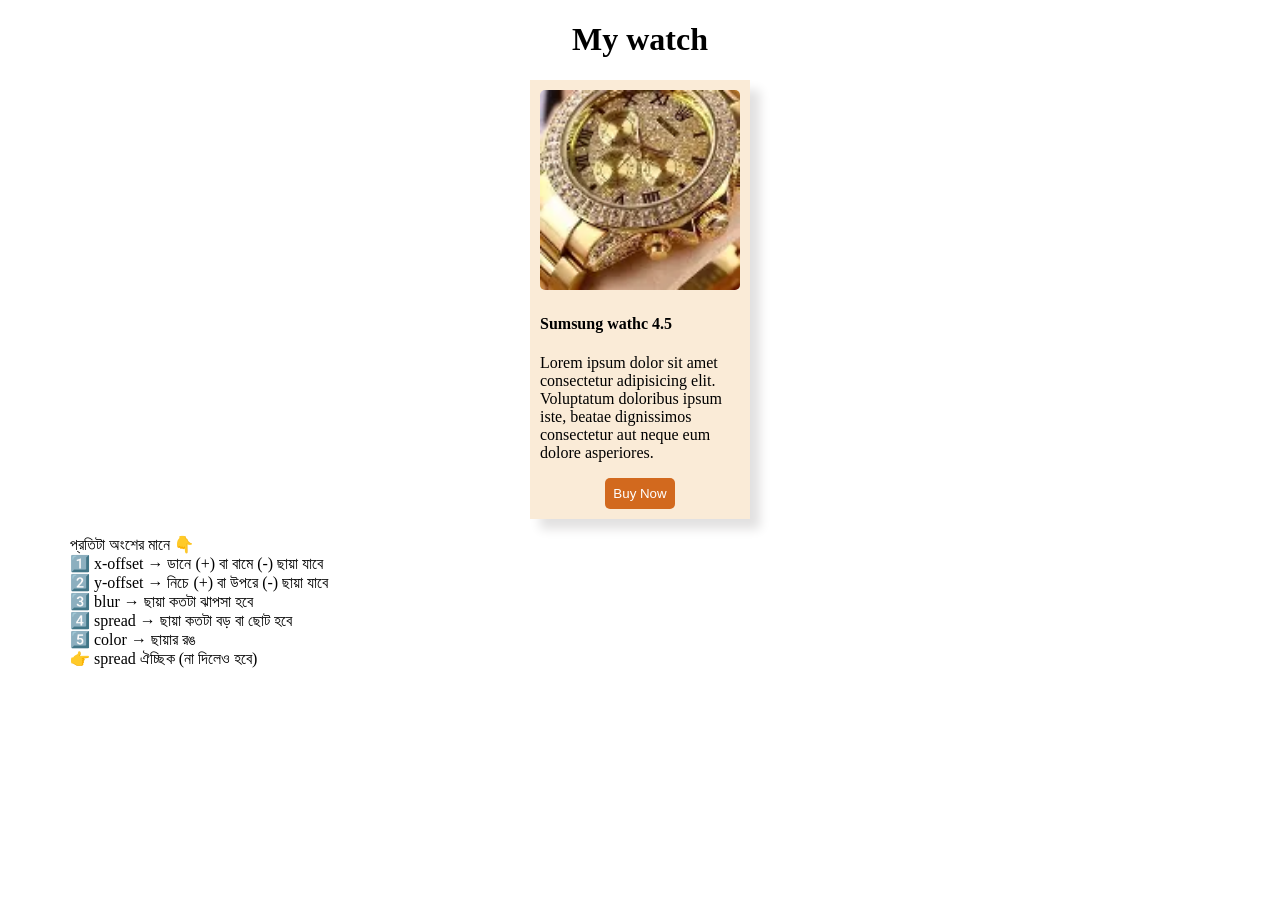
<file: card.html>
<!DOCTYPE html>
<html lang="en">
<head>
    <meta charset="UTF-8">
    <meta name="viewport" content="width=device-width, initial-scale=1.0">
    <title>Card's uses</title>
    <style>
        body{
            max-width: 1140px;
            margin: 0 auto;
            /* border: 1px solid red; */
        }
        .container{
            /* border: 1px solid green; */
            max-width: 200px;
            min-height: 300px;
            padding: 10px;
            background-color: antiquewhite;
            margin: 0 auto;
            box-shadow: 10px 10px 10px rgb(226, 225, 225);
            
        }
        .container:hover{
            background-color: greenyellow;
            color: black;
            font-weight: 900;
        }
        h1{
            text-align: center;
        }
        .container img {
            width: 100%;
            border-radius: 5px;
        }
        .btn-container{
            text-align: center;
        }
        .btn{
            background-color: chocolate;
            color: white;
            border: none ;
            border-radius: 5px;
            padding: 8px;
           cursor: pointer;

        }
        .btn:hover{
            color: black;
            background-color: yellow;
        }
       
    </style>
</head>
<body>
    <h1>My watch</h1>
    <div class="container">
        <img src="./assets/images/watch.webp" alt="">
        <h4>Sumsung wathc 4.5</h4>
        <p>Lorem ipsum dolor sit amet consectetur adipisicing elit. Voluptatum doloribus ipsum iste, beatae dignissimos consectetur aut neque eum dolore asperiores.</p>
       <div class="btn-container">
         <button class="btn">Buy Now</button>
       </div>
       
    </div>
    <p>প্রতিটা অংশের মানে 👇 <br>

1️⃣ x-offset → ডানে (+) বা বামে (-) ছায়া যাবে <br>
2️⃣ y-offset → নিচে (+) বা উপরে (-) ছায়া যাবে <br>
3️⃣ blur → ছায়া কতটা ঝাপসা হবে <br>
4️⃣ spread → ছায়া কতটা বড় বা ছোট হবে <br>
5️⃣ color → ছায়ার রঙ <br>

👉 spread ঐচ্ছিক (না দিলেও হবে)<br></p>
</body>
</html>
</file>
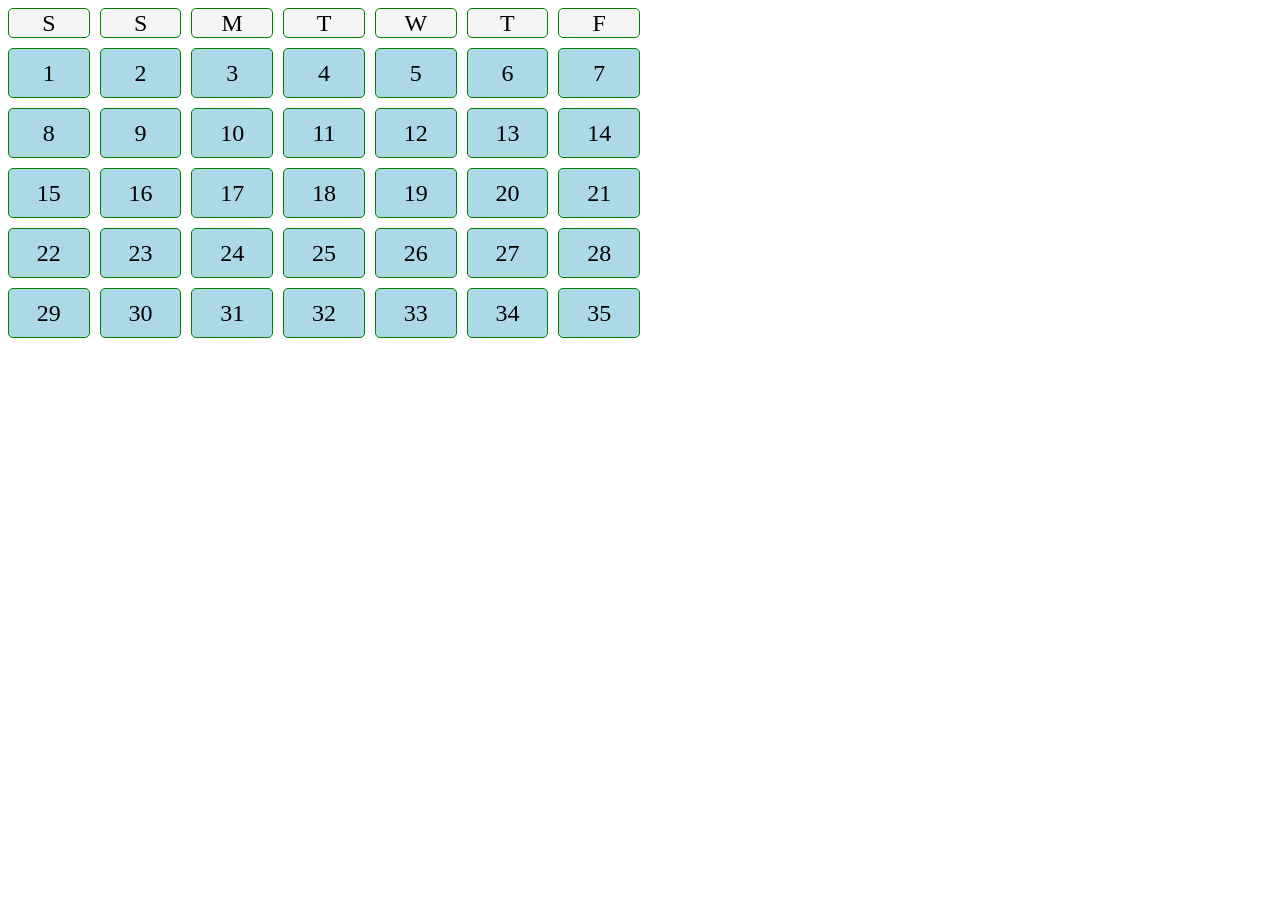
<file: module-7/calendar.html>
<!DOCTYPE html>
<html lang="en">
<head>
    <meta charset="UTF-8">
    <meta name="viewport" content="width=device-width, initial-scale=1.0">
    <title>Document</title>
    <style>
        /* body{
            display: flex;
            justify-content: center;
            align-items: center;
            width: 100%;
        } */
        .calendar{
            display: grid;
            grid-template-columns: repeat(7, 1fr);
            grid-template-rows: 30px repeat(5, 50px);
            gap: 10px;  
            max-width: 50%;
            

        }
        .date, .day{
            border: 1px solid green;
            border-radius: 5px;
            background-color: lightblue;
            font-size: 1.5rem;
            display: flex;
            justify-content: center; 
            align-items: center;
            
            
        }
        .day {
            background-color: whitesmoke;
        }
    </style>
</head>
<body>
    <div class="calendar">
        <div class="day">S</div>
        <div class="day">S</div>
        <div class="day">M</div>
        <div class="day">T</div>
        <div class="day">W</div>
        <div class="day">T</div>
        <div class="day">F</div>


        <div class="date">1</div>
        <div class="date">2</div>
        <div class="date">3</div>
        <div class="date">4</div>
        <div class="date">5</div>
        <div class="date">6</div>
        <div class="date">7</div>
        <div class="date">8</div>
        <div class="date">9</div>
        <div class="date">10</div>
        <div class="date">11</div>
        <div class="date">12</div>
        <div class="date">13</div>
        <div class="date">14</div>
        <div class="date">15</div>
        <div class="date">16</div>
        <div class="date">17</div>
        <div class="date">18</div>
        <div class="date">19</div>
        <div class="date">20</div>
        <div class="date">21</div>
        <div class="date">22</div>
        <div class="date">23</div>
        <div class="date">24</div>
        <div class="date">25</div>
        <div class="date">26</div>
        <div class="date">27</div>
        <div class="date">28</div>
        <div class="date">29</div>
        <div class="date">30</div>
        <div class="date">31</div>
        <div class="date">32</div>
        <div class="date">33</div>
        <div class="date">34</div>
        <div class="date">35</div>
    </div>
</body>
</html>
</file>
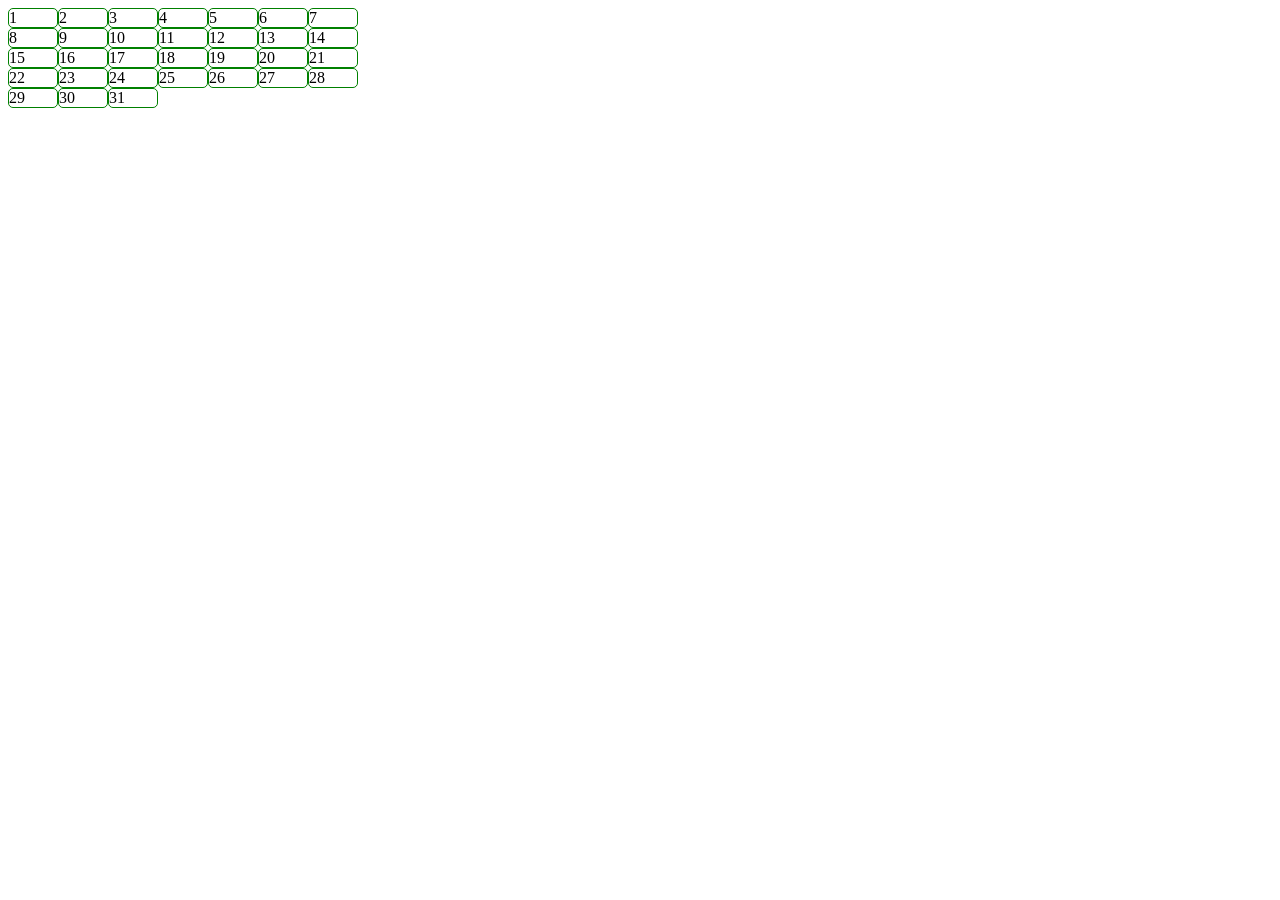
<file: module-7/grid.html>
<!DOCTYPE html>
<html lang="en">
<head>
    <meta charset="UTF-8">
    <meta name="viewport" content="width=device-width, initial-scale=1.0">
    <title>calender</title>
    <style>
        .container {
            width: 1600px;
            display: grid;
            /* practice-notes */
            /* grid-template-columns: 200px 200px 200px 200px; */
            /* grid-template-columns: auto 100px auto 50px auto 80px; */
            grid-template-columns: repeat(7, 50px);
            /* grid-template-columns: 100px 300px repeat(7, 50px) 200px;  */
            /* grid-template-columns: 1fr 2fr 1fr; 3 column hobe, 1m column za pabe 2y vag er ceye 2 digun pabe.last vag */
           

            /* grid-column-gap: 10px; prottek column er mahe gap*/
            /* grid-row-gap: 10px; prottek row er majhe gap*/
            /* gap: 10px;  row and column uvoy dike gap*/
            /* grid-gap: 10px 10px; row and column uvoy dikei gap*/

            /* grid-template-rows: repeat(31, 50px); 31 ta row er uccona 50px kore hobe*/
            /* grid-template-rows: repeat(7, 50px); shudhu 1st 7 ta row er uccota hobe 50px , bakigulute kichui hobe na.  */
        }
        .date {
            border: 1px solid green;
            border-radius: 5px;
        }
        /* .notes {
            text-align: center;
        } */
    </style>
</head>
<body class="container">
   <!-- 1)  grid 2d flex 1d
   2) grid ekta init command . erpore command diye diye kaj sajate hy. -->
  
   <div class="date">1</div>
   <div class="date">2</div>
   <div class="date">3</div>
   <div class="date">4</div>
   <div class="date">5</div>
   <div class="date">6</div>
   <div class="date">7</div>
   <div class="date">8</div>
   <div class="date">9</div>
   <div class="date">10</div>
   <div class="date">11</div>
   <div class="date">12</div>
   <div class="date">13</div>
   <div class="date">14</div>
   <div class="date">15</div>
   <div class="date">16</div>
   <div class="date">17</div>
   <div class="date">18</div>
   <div class="date">19</div>
   <div class="date">20</div>
   <div class="date">21</div>
   <div class="date">22</div>
   <div class="date">23</div>
   <div class="date">24</div>
   <div class="date">25</div>
   <div class="date">26</div>
   <div class="date">27</div>
   <div class="date">28</div>
   <div class="date">29</div>
   <div class="date">30</div>
   <div class="date">31</div>

   <!-- <div class="notes">
    <p>
                     /* practice-notes */
            /* grid-template-columns: 200px 200px 200px 200px;   4 ta column, sokoler porimap 200px*/
            /* grid-template-columns: auto 100px auto 50px auto 80px;  2nd column 100px, 4th column 50px, 6th column 80px, ei 3tar jayga neyar pore baki za thakbe sob baki vagavagi kore niye nibe 1st, 3rd and 5th column.*/
            /* grid-template-columns: repeat(7, 50px); 7 ta column create kora, sokol column 50px */
            /* grid-template-columns: 100px 300px repeat(7, 50px) 200px;   1st column 100px, 2nd column 300px, last column 200px */
            /* grid-template-columns: repeat(7, 1fr); 7ta column hobe. sbai soman jayga nibe. */
    </p>
   </div> -->
</body>
</html>
</file>
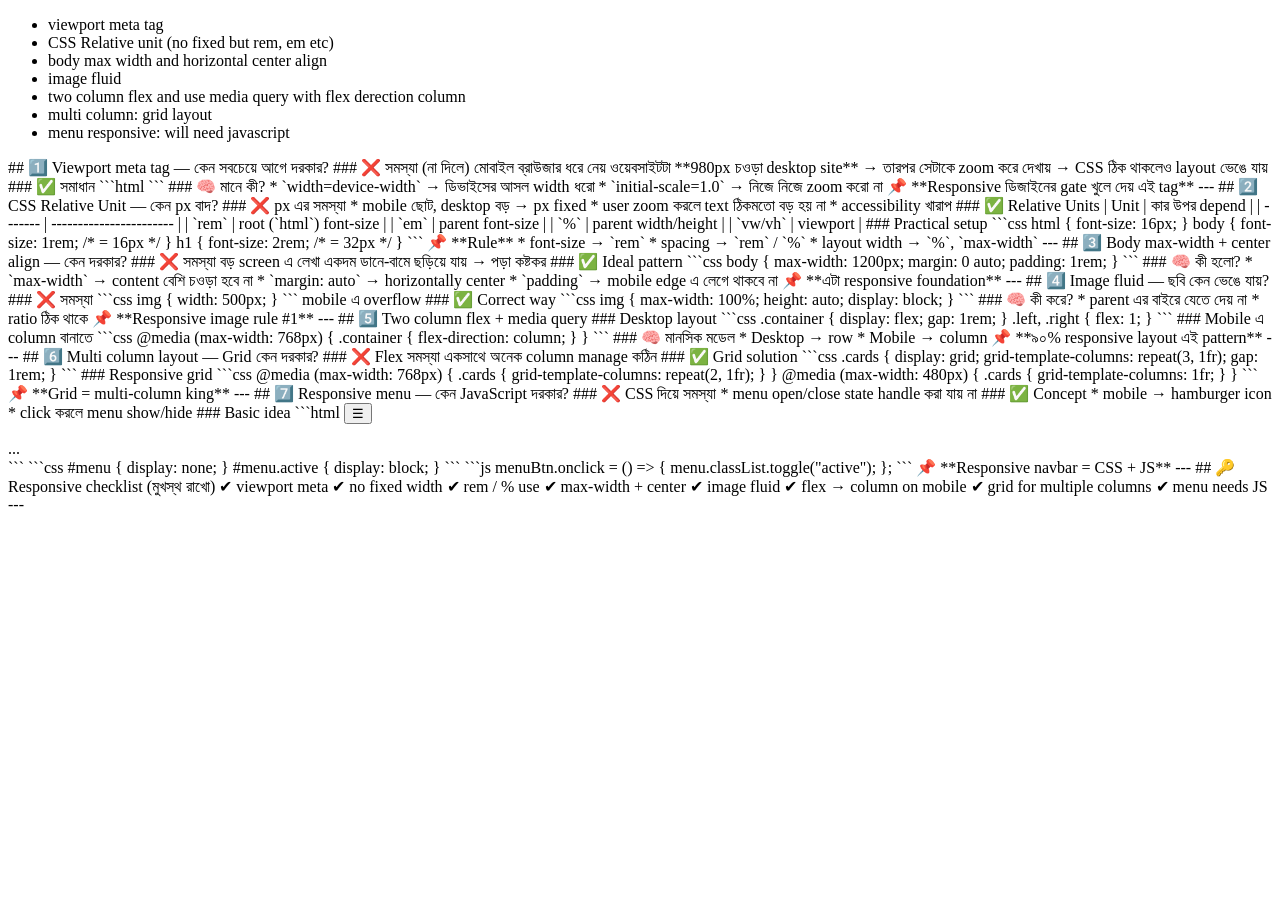
<file: module-7/seven-rolls-responsive.html>
<!DOCTYPE html>
<html lang="en">
<head>
    <meta charset="UTF-8">
    <meta name="viewport" content="width=device-width, initial-scale=1.0">
    <title>Document</title>
</head>
<body>
    <ul>
        <li>viewport meta tag</li>
        <li>CSS Relative unit (no fixed but rem, em etc)</li>
        <li>body max width and horizontal center align</li>
        <li>image fluid</li>
        <li>two column flex and use media query with flex derection column</li>
        <li>multi column: grid layout</li>
        <li>menu responsive: will need javascript</li>
    </ul>
    <p>
       
## 1️⃣ Viewport meta tag — কেন সবচেয়ে আগে দরকার?

### ❌ সমস্যা (না দিলে)

মোবাইল ব্রাউজার ধরে নেয় ওয়েবসাইটটা **980px চওড়া desktop site**
→ তারপর সেটাকে zoom করে দেখায়
→ CSS ঠিক থাকলেও layout ভেঙে যায়

### ✅ সমাধান

```html
<meta name="viewport" content="width=device-width, initial-scale=1.0">
```

### 🧠 মানে কী?

* `width=device-width` → ডিভাইসের আসল width ধরো
* `initial-scale=1.0` → নিজে নিজে zoom করো না

📌 **Responsive ডিজাইনের gate খুলে দেয় এই tag**

---

## 2️⃣ CSS Relative Unit — কেন px বাদ?

### ❌ px এর সমস্যা

* mobile ছোট, desktop বড় → px fixed
* user zoom করলে text ঠিকমতো বড় হয় না
* accessibility খারাপ

### ✅ Relative Units

| Unit    | কার উপর depend          |
| ------- | ----------------------- |
| `rem`   | root (`html`) font-size |
| `em`    | parent font-size        |
| `%`     | parent width/height     |
| `vw/vh` | viewport                |

### Practical setup

```css
html {
  font-size: 16px;
}

body {
  font-size: 1rem; /* = 16px */
}

h1 {
  font-size: 2rem; /* = 32px */
}
```

📌 **Rule**

* font-size → `rem`
* spacing → `rem` / `%`
* layout width → `%`, `max-width`

---

## 3️⃣ Body max-width + center align — কেন দরকার?

### ❌ সমস্যা

বড় screen এ লেখা একদম ডানে-বামে ছড়িয়ে যায় → পড়া কষ্টকর

### ✅ Ideal pattern

```css
body {
  max-width: 1200px;
  margin: 0 auto;
  padding: 1rem;
}
```

### 🧠 কী হলো?

* `max-width` → content বেশি চওড়া হবে না
* `margin: auto` → horizontally center
* `padding` → mobile edge এ লেগে থাকবে না

📌 **এটা responsive foundation**

---

## 4️⃣ Image fluid — ছবি কেন ভেঙে যায়?

### ❌ সমস্যা

```css
img {
  width: 500px;
}
```

mobile এ overflow

### ✅ Correct way

```css
img {
  max-width: 100%;
  height: auto;
  display: block;
}
```

### 🧠 কী করে?

* parent এর বাইরে যেতে দেয় না
* ratio ঠিক থাকে

📌 **Responsive image rule #1**

---

## 5️⃣ Two column flex + media query

### Desktop layout

```css
.container {
  display: flex;
  gap: 1rem;
}

.left, .right {
  flex: 1;
}
```

### Mobile এ column বানাতে

```css
@media (max-width: 768px) {
  .container {
    flex-direction: column;
  }
}
```

### 🧠 মানসিক মডেল

* Desktop → row
* Mobile → column

📌 **৯০% responsive layout এই pattern**

---

## 6️⃣ Multi column layout — Grid কেন দরকার?

### ❌ Flex সমস্যা

একসাথে অনেক column manage কঠিন

### ✅ Grid solution

```css
.cards {
  display: grid;
  grid-template-columns: repeat(3, 1fr);
  gap: 1rem;
}
```

### Responsive grid

```css
@media (max-width: 768px) {
  .cards {
    grid-template-columns: repeat(2, 1fr);
  }
}

@media (max-width: 480px) {
  .cards {
    grid-template-columns: 1fr;
  }
}
```

📌 **Grid = multi-column king**

---

## 7️⃣ Responsive menu — কেন JavaScript দরকার?

### ❌ CSS দিয়ে সমস্যা

* menu open/close state handle করা যায় না

### ✅ Concept

* mobile → hamburger icon
* click করলে menu show/hide

### Basic idea

```html
<button id="menuBtn">☰</button>
<nav id="menu">...</nav>
```

```css
#menu {
  display: none;
}

#menu.active {
  display: block;
}
```

```js
menuBtn.onclick = () => {
  menu.classList.toggle("active");
};
```

📌 **Responsive navbar = CSS + JS**

---

## 🔑 Responsive checklist (মুখস্থ রাখো)

✔ viewport meta
✔ no fixed width
✔ rem / % use
✔ max-width + center
✔ image fluid
✔ flex → column on mobile
✔ grid for multiple columns
✔ menu needs JS

---

    </p>
</body>
</html>
</file>
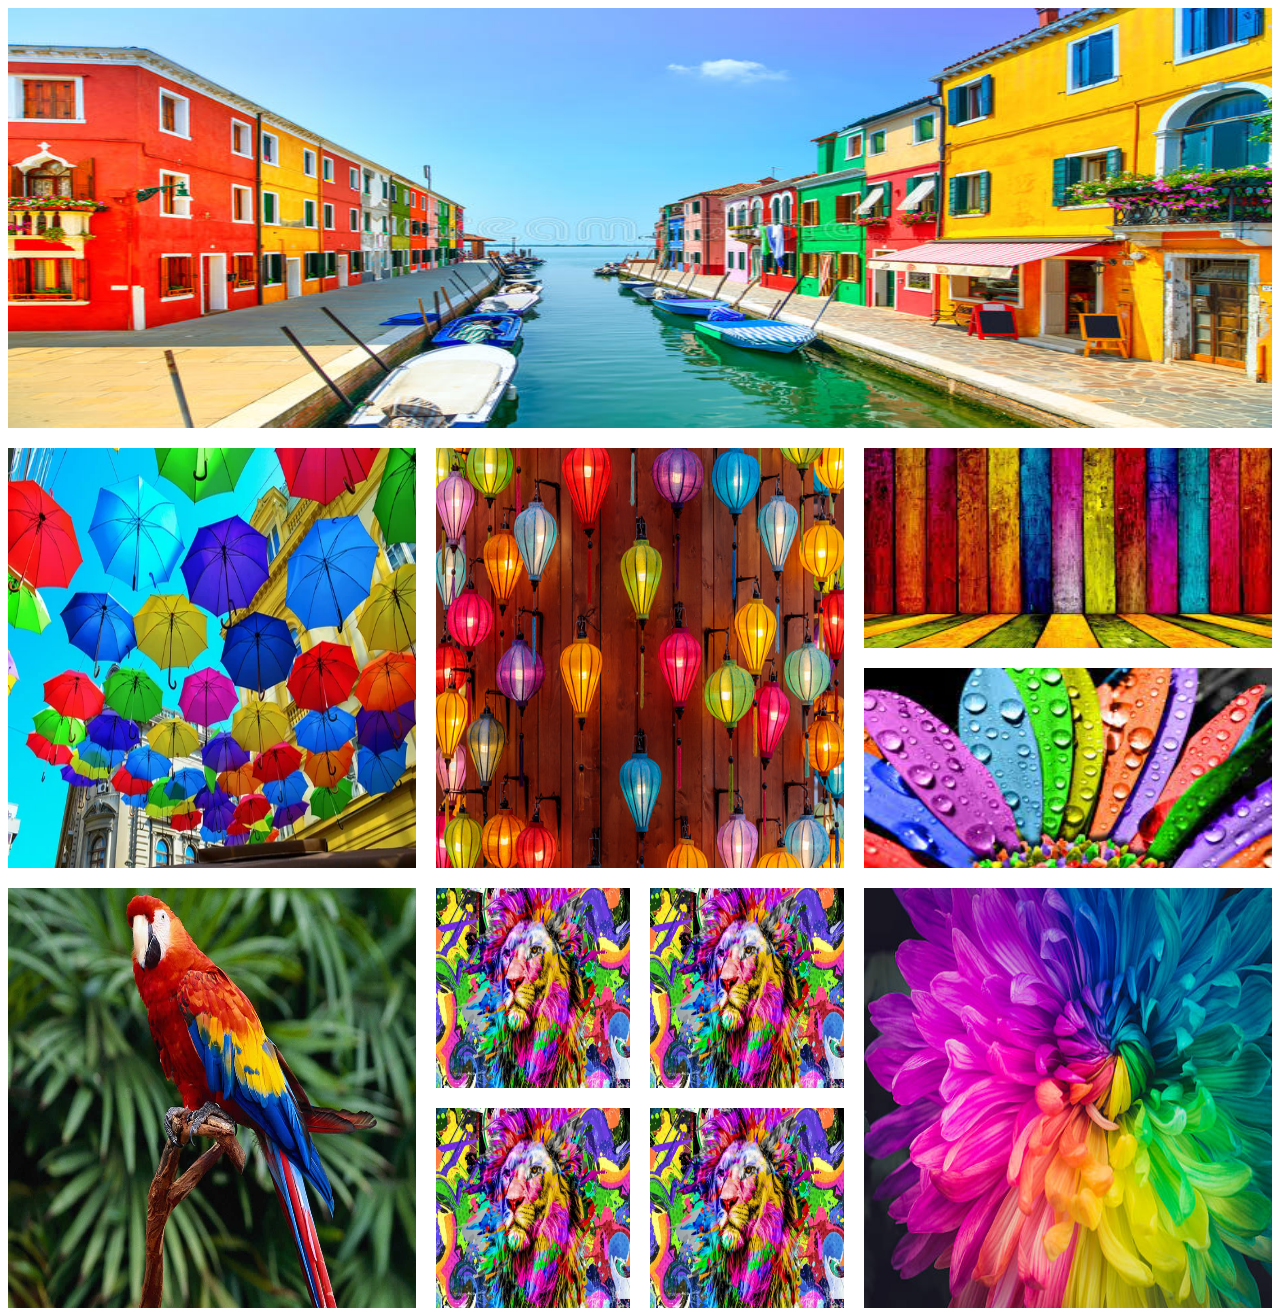
<file: module-8/8-3-gallery.html>
<!DOCTYPE html>
<html lang="en">
<head>
    <meta charset="UTF-8">
    <meta name="viewport" content="width=device-width, initial-scale=1.0">
    <title>Gallery using grid</title>
    <style>
        .container{
            display: grid;
            grid-template-columns: repeat(6, 1fr);
            grid-template-rows: repeat(6, 200px);
            gap: 20px;
        }
        .container img{
            width: 100%;
            height: 100%;
        }
        .big-layout{
            grid-column: span 6;
            grid-row: span 2;
        }
        .normal-layout{
            grid-column: span 2;
            grid-row: span 2;
        }
        .wid-layout{
            grid-column: span 2;
            grid-row: span 1;
        }
       
    </style>
   
</head>
<body>
    <div class="container">
        <div class="big-layout">
            <img src="../assets/images/responsive-layout-example/A.jpg" alt="">
        </div>
        <div class="normal-layout">
            <img src="../assets/images/responsive-layout-example/B.jpg" alt="">
        </div>
        <div  class="normal-layout">
            <img src="../assets/images/responsive-layout-example/C.jpg" alt="">
        </div>
        <div class="wid-layout">
            <img src="../assets/images/responsive-layout-example/D.jpg" alt="">
        </div>
        <div class="wid-layout">
            <img src="../assets/images/responsive-layout-example/E.jpg" alt="">
        </div>
        <div class="normal-layout">
            <img src="../assets/images/responsive-layout-example/F.jpg" alt="">
        </div>
         <div id="multi" class="image">
            <img src="../assets/images/responsive-layout-example/G.jpg" alt="">
        </div>
         <div id="multi" class="image">
            <img src="../assets/images/responsive-layout-example/G.jpg" alt="">
        </div>
      
         <div class="normal-layout">
            <img src="../assets/images/responsive-layout-example/I.jpg" alt="">
        </div>
           <div id="multi" class="image">
            <img src="../assets/images/responsive-layout-example/G.jpg" alt="">
        </div>
         <div class="image">
            <img src="../assets/images/responsive-layout-example/G.jpg" alt="">
        </div>
        
    </div>
</body>
</html>
</file>
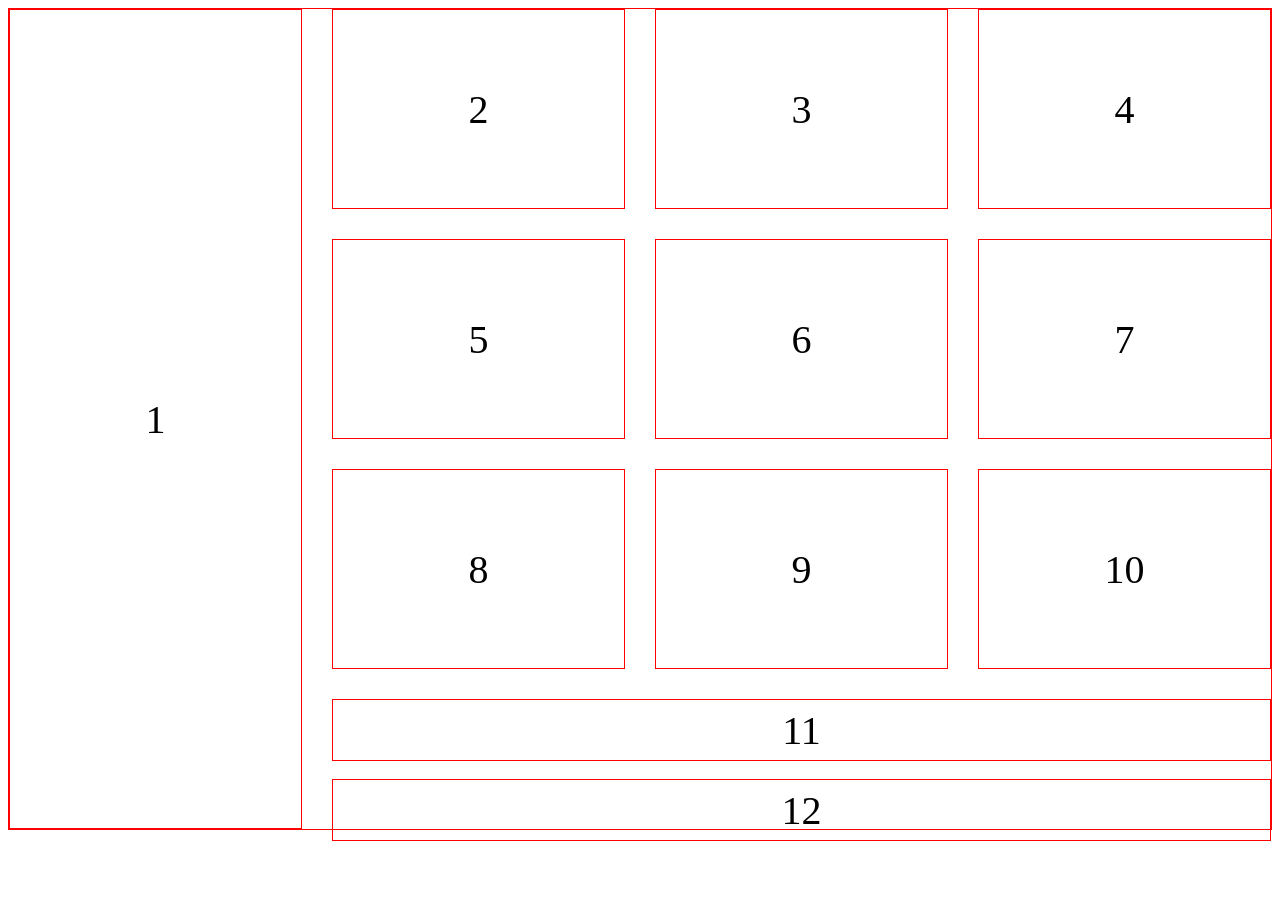
<file: module-8/8-4-grid-box.html>
<!DOCTYPE html>
<html lang="en">
<head>
    <meta charset="UTF-8">
    <meta name="viewport" content="width=device-width, initial-scale=1.0">
    <title>Document</title>
    <style>


       
        .container{
            display: grid;
            grid-template-columns: repeat(4, 1fr);
            grid-template-rows: repeat(3, 200px) 50px 50px;
            justify-content: center;
           align-content: center;
             gap: 30px;
            border: 1px solid red;
            margin: 0 auto;

        }
        .box{
            border: 1px solid red;
            display: flex;
            justify-content: center;
            align-items: center;
            font-size: 2.5rem;
             padding: 30px;
        }

       #sidbar{
          grid-row: span 5;
         

        }
        #footer{
            grid-column: span 3;
        }
    </style>
</head>
<body>
    <section class="container">
 
        <div class="box" id="sidbar">1</div>
       <div class="box">2</div>
       <div class="box">3</div>
       <div class="box">4</div>
       <div class="box">5</div>
       <div class="box">6</div>
       <div class="box">7</div>
       <div class="box">8</div>
       <div class="box">9</div>
       <div class="box">10</div>
       <div class="box" id="footer">11</div>
       <div class="box" id="footer">12</div>
      
    </section>
</body>
</html>
</file>
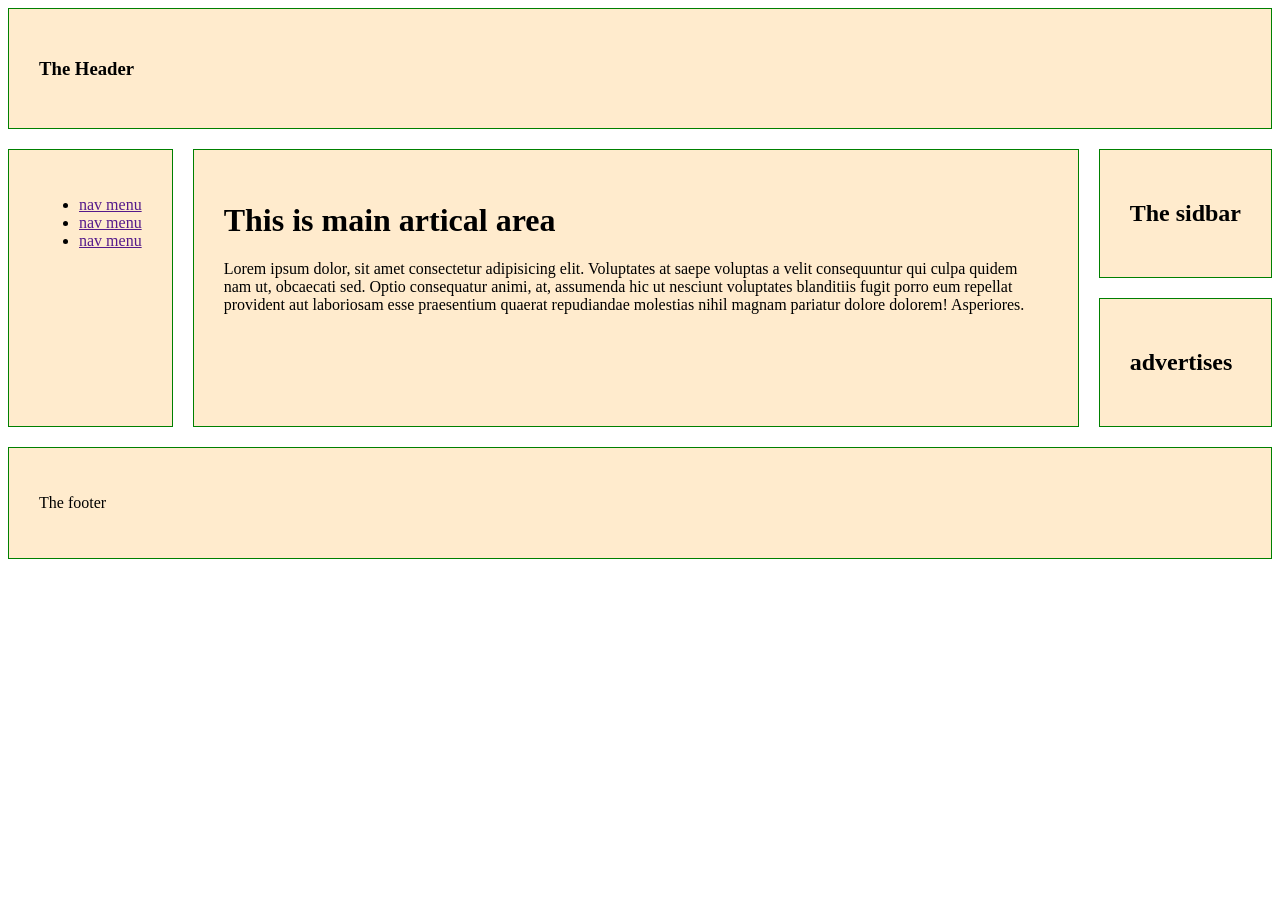
<file: module-8/grid-area.html>
<!DOCTYPE html>
<html lang="en">
<head>
    <meta charset="UTF-8">
    <meta name="viewport" content="width=device-width, initial-scale=1.0">
    <title>Complex layout using grid area</title>
    <style>
        .container>*{  /* পুরো body te noy, abar sob child eo noy, borong immediate / direct child er moddhe kaj */
        border: 1px solid green;
        background-color: blanchedalmond;
        padding: 30px;
       
        
       }

       header{
        grid-area: header;
       }
       nav{
        grid-area: navbar;
       }
       main{
        grid-area: main;
       }
       #sidebar{
        grid-area: sidebar;
       }
       #advertise{
        grid-area: advertise;
       }
       footer{
        grid-area: footer;
       }

       
       .container{
         display: grid;
        gap: 20px;
        grid-template-areas: 
        "header header header header"
        "navbar main main sidebar"
        "navbar main main advertise"
        "footer footer footer footer"
        ;
       }

       @media screen and (max-width: 576px){
        
        .container{
      
        grid-template-areas: 
        "header"
        "navbar"
        "main"
        "sidebar"
        "advertise"
        "footer"
        ;
       }

       }
        @media screen and (min-width: 576px) and (max-width: 992px) {
           .container{
         display: grid;
        gap: 20px;
        grid-template-areas: 
        "header header header"
        "navbar navbar navbar"
        "sidebar main main "
        "advertise footer footer"
        ;
       }

        }
    </style>
</head>
<body  class="container">

        <header>
            <h3>The Header</h3>
        </header>

        <nav>
          <ul>
            <li><a href="">nav menu</a></li>
            <li><a href="">nav menu</a></li>
            <li><a href="">nav menu</a></li>
          </ul>
        </nav>

        <main>
            <h1>This is main artical area</h1>
            <p>Lorem ipsum dolor, sit amet consectetur adipisicing elit. Voluptates at saepe voluptas a velit consequuntur qui culpa quidem nam ut, obcaecati sed. Optio consequatur animi, at, assumenda hic ut nesciunt voluptates blanditiis fugit porro eum repellat provident aut laboriosam esse praesentium quaerat repudiandae molestias nihil magnam pariatur dolore dolorem! Asperiores.</p>
        </main>

        <aside id="sidebar">
                <h2>The sidbar</h2>
        </aside>
        <aside id="advertise">
           <h2>advertises</h2>
        </aside>

        <footer>
           <p>The footer</p>
        </footer>
   
</body>
</html>
</file>
